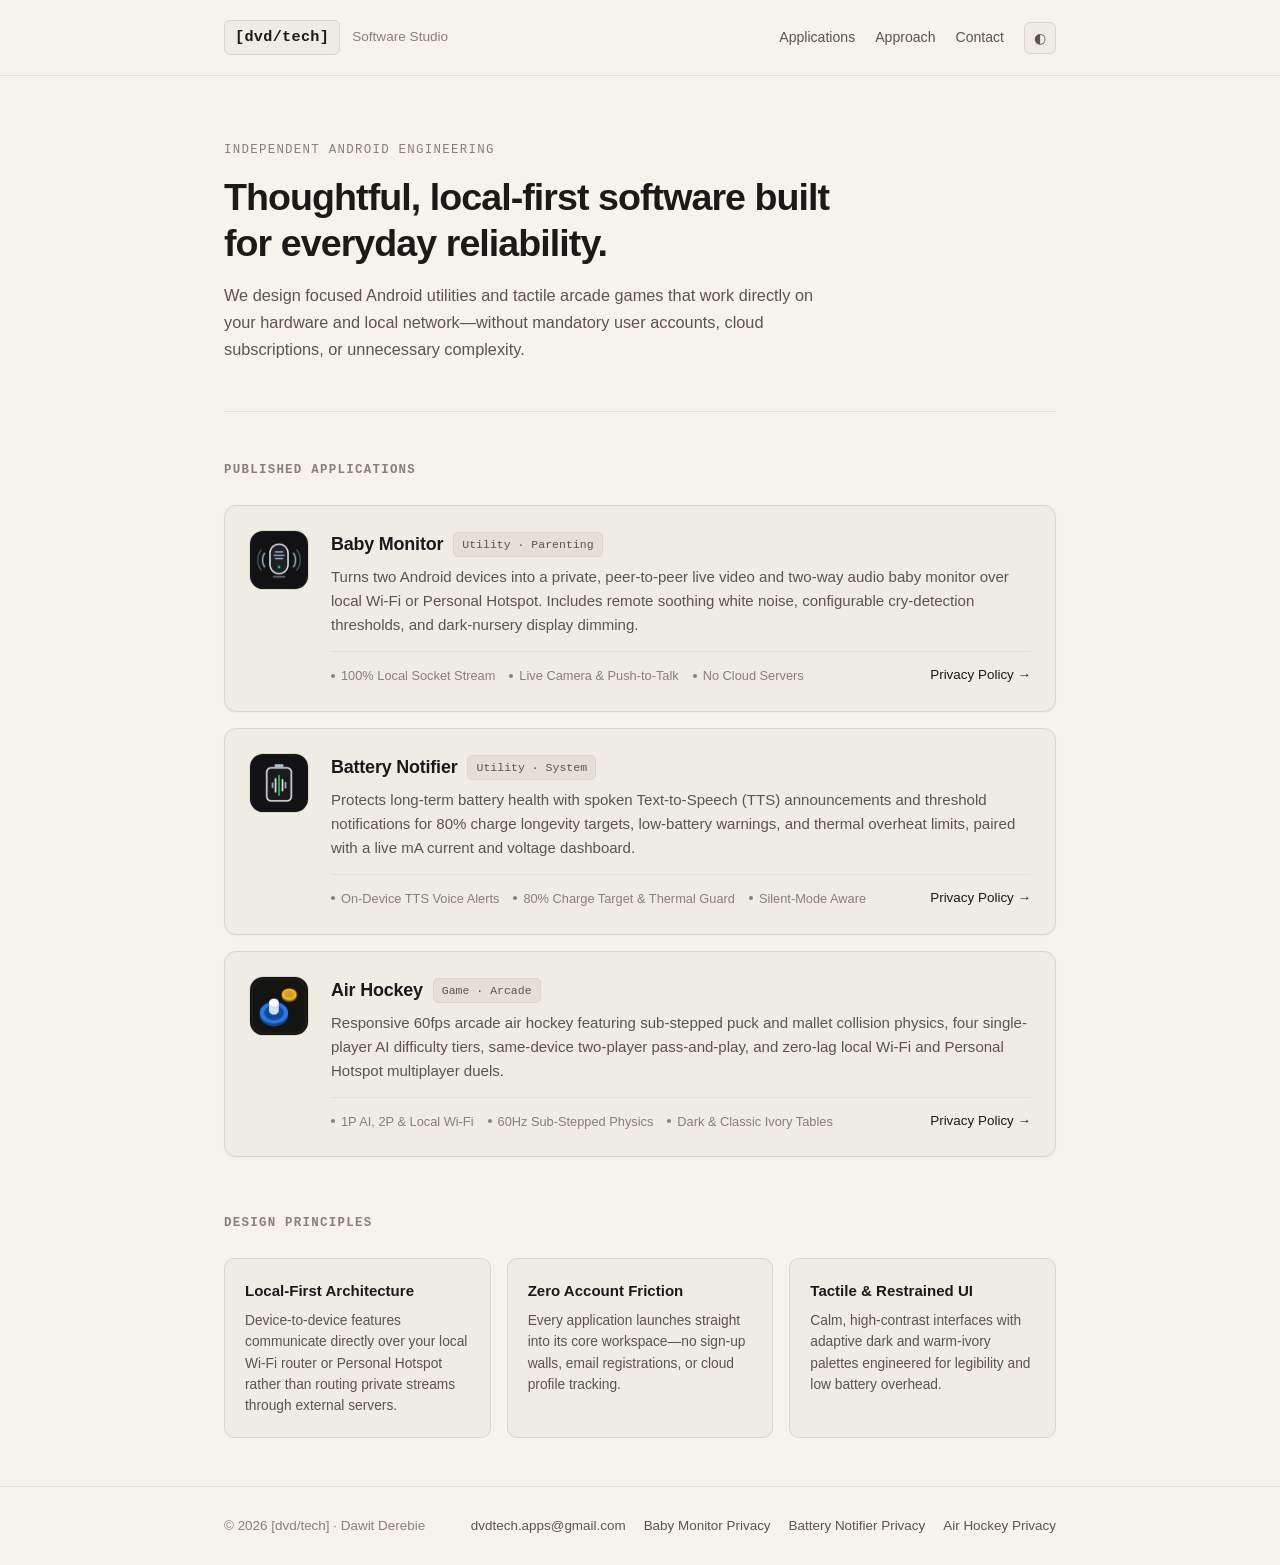
<file: index.html>
<!DOCTYPE html>
<html lang="en">
<head>
  <meta charset="UTF-8">
  <meta name="viewport" content="width=device-width, initial-scale=1.0">
  <title>[dvd/tech] — Independent Android Software Studio</title>
  <meta name="description" content="Thoughtful, local-first utilities and arcade games for Android by [dvd/tech].">
  <link rel="icon" type="image/svg+xml" href="/assets/favicon.svg">
  <link rel="stylesheet" href="/style.css">
  <script>
    (function() {
      var saved = localStorage.getItem('dvdtech_theme');
      if (saved === 'light' || saved === 'dark') {
        document.documentElement.setAttribute('data-theme', saved);
      } else if (window.matchMedia && window.matchMedia('(prefers-color-scheme: light)').matches) {
        document.documentElement.setAttribute('data-theme', 'light');
      }
    })();
    function toggleTheme() {
      var cur = document.documentElement.getAttribute('data-theme') === 'light' ? 'dark' : 'light';
      document.documentElement.setAttribute('data-theme', cur);
      localStorage.setItem('dvdtech_theme', cur);
    }
  </script>
</head>
<body>
  <header class="site-header">
    <div class="container header-inner">
      <a href="/" class="brand-link">
        <span class="brand-mark">[dvd/tech]</span>
        <span class="brand-sub">Software Studio</span>
      </a>
      <nav class="nav-actions">
        <a href="#applications" class="nav-link">Applications</a>
        <a href="#principles" class="nav-link">Approach</a>
        <a href="mailto:dvdtech.apps@gmail.com" class="nav-link">Contact</a>
        <button class="theme-btn" onclick="toggleTheme()" aria-label="Toggle color theme" title="Toggle Light/Dark Theme">&#9680;</button>
      </nav>
    </div>
  </header>

  <main class="container">
    <section class="hero">
      <div class="hero-eyebrow">Independent Android Engineering</div>
      <h1>Thoughtful, local-first software built for everyday reliability.</h1>
      <p>We design focused Android utilities and tactile arcade games that work directly on your hardware and local network—without mandatory user accounts, cloud subscriptions, or unnecessary complexity.</p>
    </section>

    <section id="applications" class="section">
      <div class="section-header">
        <span class="section-title">Published Applications</span>
      </div>

      <div class="app-list">
        <article class="app-card">
          <img class="app-icon" src="/assets/baby-monitor-icon.png" alt="Baby Monitor Icon">
          <div class="app-body">
            <div class="app-top">
              <div class="app-title-group">
                <h2 class="app-name">Baby Monitor</h2>
                <span class="app-tag">Utility &middot; Parenting</span>
              </div>
            </div>
            <p class="app-desc">Turns two Android devices into a private, peer-to-peer live video and two-way audio baby monitor over local Wi-Fi or Personal Hotspot. Includes remote soothing white noise, configurable cry-detection thresholds, and dark-nursery display dimming.</p>
            <div class="app-meta">
              <ul class="spec-list">
                <li>100% Local Socket Stream</li>
                <li>Live Camera &amp; Push-to-Talk</li>
                <li>No Cloud Servers</li>
              </ul>
              <a class="policy-link" href="/baby-monitor-privacy.html">Privacy Policy &rarr;</a>
            </div>
          </div>
        </article>

        <article class="app-card">
          <img class="app-icon" src="/assets/battery-notifier-icon.png" alt="Battery Notifier Icon">
          <div class="app-body">
            <div class="app-top">
              <div class="app-title-group">
                <h2 class="app-name">Battery Notifier</h2>
                <span class="app-tag">Utility &middot; System</span>
              </div>
            </div>
            <p class="app-desc">Protects long-term battery health with spoken Text-to-Speech (TTS) announcements and threshold notifications for 80% charge longevity targets, low-battery warnings, and thermal overheat limits, paired with a live mA current and voltage dashboard.</p>
            <div class="app-meta">
              <ul class="spec-list">
                <li>On-Device TTS Voice Alerts</li>
                <li>80% Charge Target &amp; Thermal Guard</li>
                <li>Silent-Mode Aware</li>
              </ul>
              <a class="policy-link" href="/battery-notifier-privacy.html">Privacy Policy &rarr;</a>
            </div>
          </div>
        </article>

        <article class="app-card">
          <img class="app-icon" src="/assets/air-hockey-icon.png" alt="Air Hockey Icon">
          <div class="app-body">
            <div class="app-top">
              <div class="app-title-group">
                <h2 class="app-name">Air Hockey</h2>
                <span class="app-tag">Game &middot; Arcade</span>
              </div>
            </div>
            <p class="app-desc">Responsive 60fps arcade air hockey featuring sub-stepped puck and mallet collision physics, four single-player AI difficulty tiers, same-device two-player pass-and-play, and zero-lag local Wi-Fi and Personal Hotspot multiplayer duels.</p>
            <div class="app-meta">
              <ul class="spec-list">
                <li>1P AI, 2P &amp; Local Wi-Fi</li>
                <li>60Hz Sub-Stepped Physics</li>
                <li>Dark &amp; Classic Ivory Tables</li>
              </ul>
              <a class="policy-link" href="/air-hockey-privacy.html">Privacy Policy &rarr;</a>
            </div>
          </div>
        </article>
      </div>
    </section>

    <section id="principles" class="section" style="padding-top: 8px;">
      <div class="section-header">
        <span class="section-title">Design Principles</span>
      </div>
      <div class="principles-grid">
        <div class="principle-card">
          <h3>Local-First Architecture</h3>
          <p>Device-to-device features communicate directly over your local Wi-Fi router or Personal Hotspot rather than routing private streams through external servers.</p>
        </div>
        <div class="principle-card">
          <h3>Zero Account Friction</h3>
          <p>Every application launches straight into its core workspace—no sign-up walls, email registrations, or cloud profile tracking.</p>
        </div>
        <div class="principle-card">
          <h3>Tactile &amp; Restrained UI</h3>
          <p>Calm, high-contrast interfaces with adaptive dark and warm-ivory palettes engineered for legibility and low battery overhead.</p>
        </div>
      </div>
    </section>
  </main>

  <footer class="site-footer">
    <div class="container footer-inner">
      <span>&copy; <span id="current-year">2026</span> [dvd/tech] &middot; Dawit Derebie</span>
      <div class="footer-links">
        <a href="mailto:dvdtech.apps@gmail.com">dvdtech.apps@gmail.com</a>
        <a href="/baby-monitor-privacy.html">Baby Monitor Privacy</a>
        <a href="/battery-notifier-privacy.html">Battery Notifier Privacy</a>
        <a href="/air-hockey-privacy.html">Air Hockey Privacy</a>
      </div>
    </div>
  </footer>
  <script>document.getElementById('current-year').textContent = new Date().getFullYear();</script>
</body>
</html>
</file>
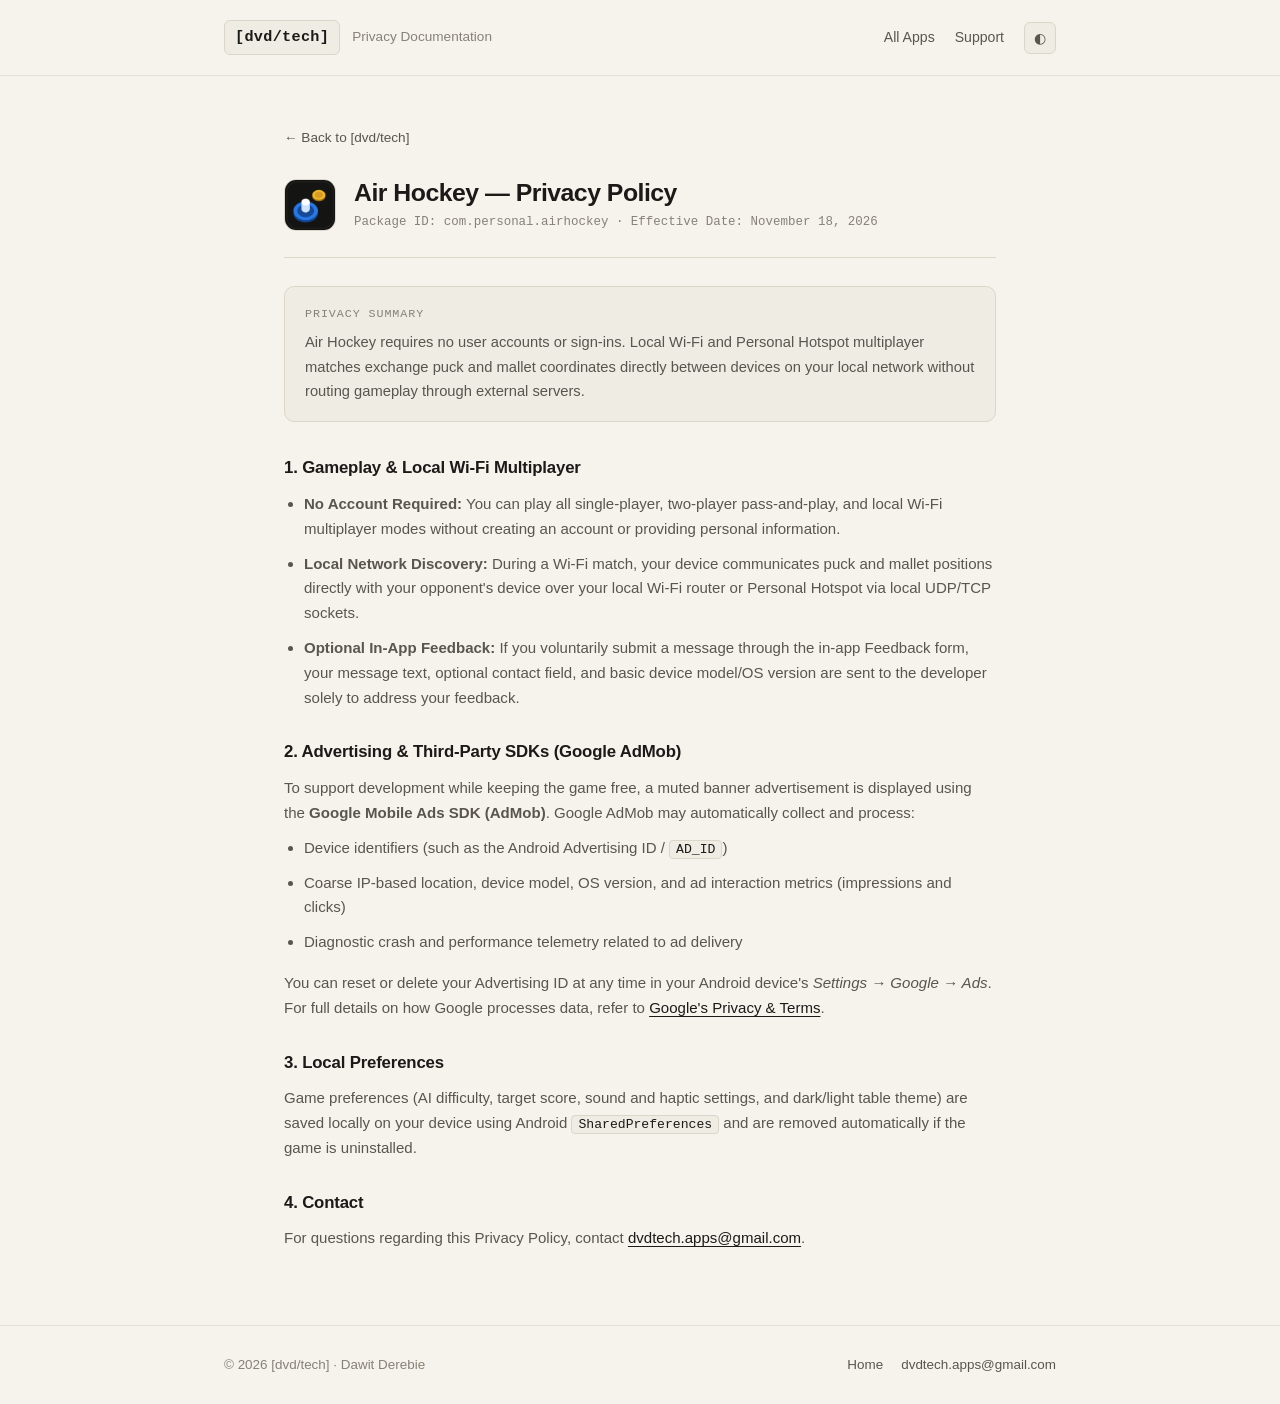
<file: air-hockey-privacy.html>
<!DOCTYPE html>
<html lang="en">
<head>
  <meta charset="UTF-8">
  <meta name="viewport" content="width=device-width, initial-scale=1.0">
  <title>Privacy Policy — Air Hockey · [dvd/tech]</title>
  <link rel="icon" type="image/svg+xml" href="/assets/favicon.svg">
  <link rel="stylesheet" href="/style.css">
  <script>
    (function() {
      var saved = localStorage.getItem('dvdtech_theme');
      if (saved === 'light' || saved === 'dark') {
        document.documentElement.setAttribute('data-theme', saved);
      } else if (window.matchMedia && window.matchMedia('(prefers-color-scheme: light)').matches) {
        document.documentElement.setAttribute('data-theme', 'light');
      }
    })();
    function toggleTheme() {
      var cur = document.documentElement.getAttribute('data-theme') === 'light' ? 'dark' : 'light';
      document.documentElement.setAttribute('data-theme', cur);
      localStorage.setItem('dvdtech_theme', cur);
    }
  </script>
</head>
<body>
  <header class="site-header">
    <div class="container header-inner">
      <a href="/" class="brand-link">
        <span class="brand-mark">[dvd/tech]</span>
        <span class="brand-sub">Privacy Documentation</span>
      </a>
      <nav class="nav-actions">
        <a href="/" class="nav-link">All Apps</a>
        <a href="mailto:dvdtech.apps@gmail.com" class="nav-link">Support</a>
        <button class="theme-btn" onclick="toggleTheme()" aria-label="Toggle color theme" title="Toggle Light/Dark Theme">&#9680;</button>
      </nav>
    </div>
  </header>

  <main class="container doc-wrapper">
    <a href="/" class="breadcrumb">&larr; Back to [dvd/tech]</a>

    <div class="doc-header">
      <img src="/assets/air-hockey-icon.png" alt="Air Hockey">
      <div>
        <h1>Air Hockey — Privacy Policy</h1>
        <div class="doc-sub">Package ID: com.personal.airhockey &middot; Effective Date: November 18, 2026</div>
      </div>
    </div>

    <div class="summary-box">
      <div class="summary-label">Privacy Summary</div>
      <p>Air Hockey requires no user accounts or sign-ins. Local Wi-Fi and Personal Hotspot multiplayer matches exchange puck and mallet coordinates directly between devices on your local network without routing gameplay through external servers.</p>
    </div>

    <div class="doc-content">
      <h2>1. Gameplay &amp; Local Wi-Fi Multiplayer</h2>
      <ul>
        <li><strong>No Account Required:</strong> You can play all single-player, two-player pass-and-play, and local Wi-Fi multiplayer modes without creating an account or providing personal information.</li>
        <li><strong>Local Network Discovery:</strong> During a Wi-Fi match, your device communicates puck and mallet positions directly with your opponent's device over your local Wi-Fi router or Personal Hotspot via local UDP/TCP sockets.</li>
        <li><strong>Optional In-App Feedback:</strong> If you voluntarily submit a message through the in-app Feedback form, your message text, optional contact field, and basic device model/OS version are sent to the developer solely to address your feedback.</li>
      </ul>

      <h2>2. Advertising &amp; Third-Party SDKs (Google AdMob)</h2>
      <p>To support development while keeping the game free, a muted banner advertisement is displayed using the <strong>Google Mobile Ads SDK (AdMob)</strong>. Google AdMob may automatically collect and process:</p>
      <ul>
        <li>Device identifiers (such as the Android Advertising ID / <code>AD_ID</code>)</li>
        <li>Coarse IP-based location, device model, OS version, and ad interaction metrics (impressions and clicks)</li>
        <li>Diagnostic crash and performance telemetry related to ad delivery</li>
      </ul>
      <p>You can reset or delete your Advertising ID at any time in your Android device's <em>Settings &rarr; Google &rarr; Ads</em>. For full details on how Google processes data, refer to <a href="https://policies.google.com/technologies/partner-sites" target="_blank" rel="noopener">Google's Privacy &amp; Terms</a>.</p>

      <h2>3. Local Preferences</h2>
      <p>Game preferences (AI difficulty, target score, sound and haptic settings, and dark/light table theme) are saved locally on your device using Android <code>SharedPreferences</code> and are removed automatically if the game is uninstalled.</p>

      <h2>4. Contact</h2>
      <p>For questions regarding this Privacy Policy, contact <a href="mailto:dvdtech.apps@gmail.com">dvdtech.apps@gmail.com</a>.</p>
    </div>
  </main>

  <footer class="site-footer">
    <div class="container footer-inner">
      <span>&copy; <span id="current-year">2026</span> [dvd/tech] &middot; Dawit Derebie</span>
      <div class="footer-links">
        <a href="/">Home</a>
        <a href="mailto:dvdtech.apps@gmail.com">dvdtech.apps@gmail.com</a>
      </div>
    </div>
  </footer>
  <script>document.getElementById('current-year').textContent = new Date().getFullYear();</script>
</body>
</html>
</file>
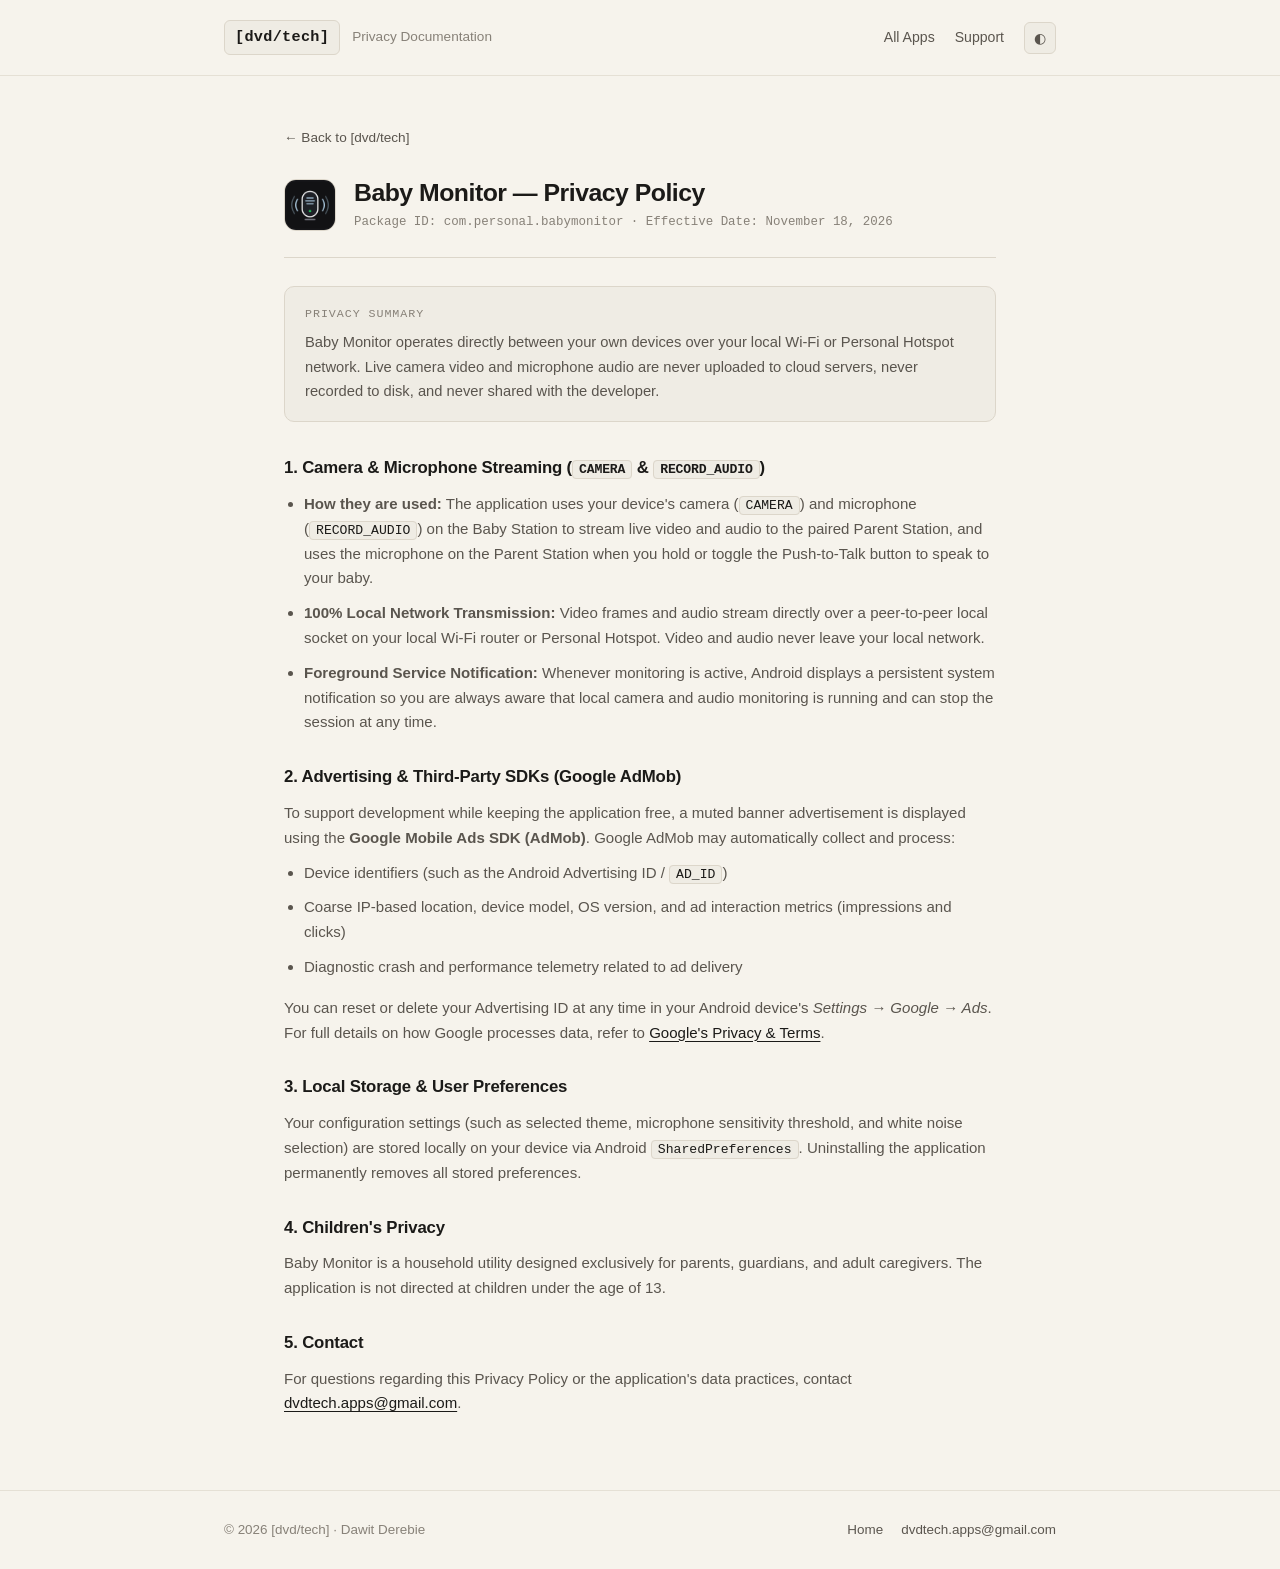
<file: baby-monitor-privacy.html>
<!DOCTYPE html>
<html lang="en">
<head>
  <meta charset="UTF-8">
  <meta name="viewport" content="width=device-width, initial-scale=1.0">
  <title>Privacy Policy — Baby Monitor · [dvd/tech]</title>
  <link rel="icon" type="image/svg+xml" href="/assets/favicon.svg">
  <link rel="stylesheet" href="/style.css">
  <script>
    (function() {
      var saved = localStorage.getItem('dvdtech_theme');
      if (saved === 'light' || saved === 'dark') {
        document.documentElement.setAttribute('data-theme', saved);
      } else if (window.matchMedia && window.matchMedia('(prefers-color-scheme: light)').matches) {
        document.documentElement.setAttribute('data-theme', 'light');
      }
    })();
    function toggleTheme() {
      var cur = document.documentElement.getAttribute('data-theme') === 'light' ? 'dark' : 'light';
      document.documentElement.setAttribute('data-theme', cur);
      localStorage.setItem('dvdtech_theme', cur);
    }
  </script>
</head>
<body>
  <header class="site-header">
    <div class="container header-inner">
      <a href="/" class="brand-link">
        <span class="brand-mark">[dvd/tech]</span>
        <span class="brand-sub">Privacy Documentation</span>
      </a>
      <nav class="nav-actions">
        <a href="/" class="nav-link">All Apps</a>
        <a href="mailto:dvdtech.apps@gmail.com" class="nav-link">Support</a>
        <button class="theme-btn" onclick="toggleTheme()" aria-label="Toggle color theme" title="Toggle Light/Dark Theme">&#9680;</button>
      </nav>
    </div>
  </header>

  <main class="container doc-wrapper">
    <a href="/" class="breadcrumb">&larr; Back to [dvd/tech]</a>

    <div class="doc-header">
      <img src="/assets/baby-monitor-icon.png" alt="Baby Monitor">
      <div>
        <h1>Baby Monitor — Privacy Policy</h1>
        <div class="doc-sub">Package ID: com.personal.babymonitor &middot; Effective Date: November 18, 2026</div>
      </div>
    </div>

    <div class="summary-box">
      <div class="summary-label">Privacy Summary</div>
      <p>Baby Monitor operates directly between your own devices over your local Wi-Fi or Personal Hotspot network. Live camera video and microphone audio are never uploaded to cloud servers, never recorded to disk, and never shared with the developer.</p>
    </div>

    <div class="doc-content">
      <h2>1. Camera &amp; Microphone Streaming (<code>CAMERA</code> &amp; <code>RECORD_AUDIO</code>)</h2>
      <ul>
        <li><strong>How they are used:</strong> The application uses your device's camera (<code>CAMERA</code>) and microphone (<code>RECORD_AUDIO</code>) on the Baby Station to stream live video and audio to the paired Parent Station, and uses the microphone on the Parent Station when you hold or toggle the Push-to-Talk button to speak to your baby.</li>
        <li><strong>100% Local Network Transmission:</strong> Video frames and audio stream directly over a peer-to-peer local socket on your local Wi-Fi router or Personal Hotspot. Video and audio never leave your local network.</li>
        <li><strong>Foreground Service Notification:</strong> Whenever monitoring is active, Android displays a persistent system notification so you are always aware that local camera and audio monitoring is running and can stop the session at any time.</li>
      </ul>

      <h2>2. Advertising &amp; Third-Party SDKs (Google AdMob)</h2>
      <p>To support development while keeping the application free, a muted banner advertisement is displayed using the <strong>Google Mobile Ads SDK (AdMob)</strong>. Google AdMob may automatically collect and process:</p>
      <ul>
        <li>Device identifiers (such as the Android Advertising ID / <code>AD_ID</code>)</li>
        <li>Coarse IP-based location, device model, OS version, and ad interaction metrics (impressions and clicks)</li>
        <li>Diagnostic crash and performance telemetry related to ad delivery</li>
      </ul>
      <p>You can reset or delete your Advertising ID at any time in your Android device's <em>Settings &rarr; Google &rarr; Ads</em>. For full details on how Google processes data, refer to <a href="https://policies.google.com/technologies/partner-sites" target="_blank" rel="noopener">Google's Privacy &amp; Terms</a>.</p>

      <h2>3. Local Storage &amp; User Preferences</h2>
      <p>Your configuration settings (such as selected theme, microphone sensitivity threshold, and white noise selection) are stored locally on your device via Android <code>SharedPreferences</code>. Uninstalling the application permanently removes all stored preferences.</p>

      <h2>4. Children's Privacy</h2>
      <p>Baby Monitor is a household utility designed exclusively for parents, guardians, and adult caregivers. The application is not directed at children under the age of 13.</p>

      <h2>5. Contact</h2>
      <p>For questions regarding this Privacy Policy or the application's data practices, contact <a href="mailto:dvdtech.apps@gmail.com">dvdtech.apps@gmail.com</a>.</p>
    </div>
  </main>

  <footer class="site-footer">
    <div class="container footer-inner">
      <span>&copy; <span id="current-year">2026</span> [dvd/tech] &middot; Dawit Derebie</span>
      <div class="footer-links">
        <a href="/">Home</a>
        <a href="mailto:dvdtech.apps@gmail.com">dvdtech.apps@gmail.com</a>
      </div>
    </div>
  </footer>
  <script>document.getElementById('current-year').textContent = new Date().getFullYear();</script>
</body>
</html>
</file>
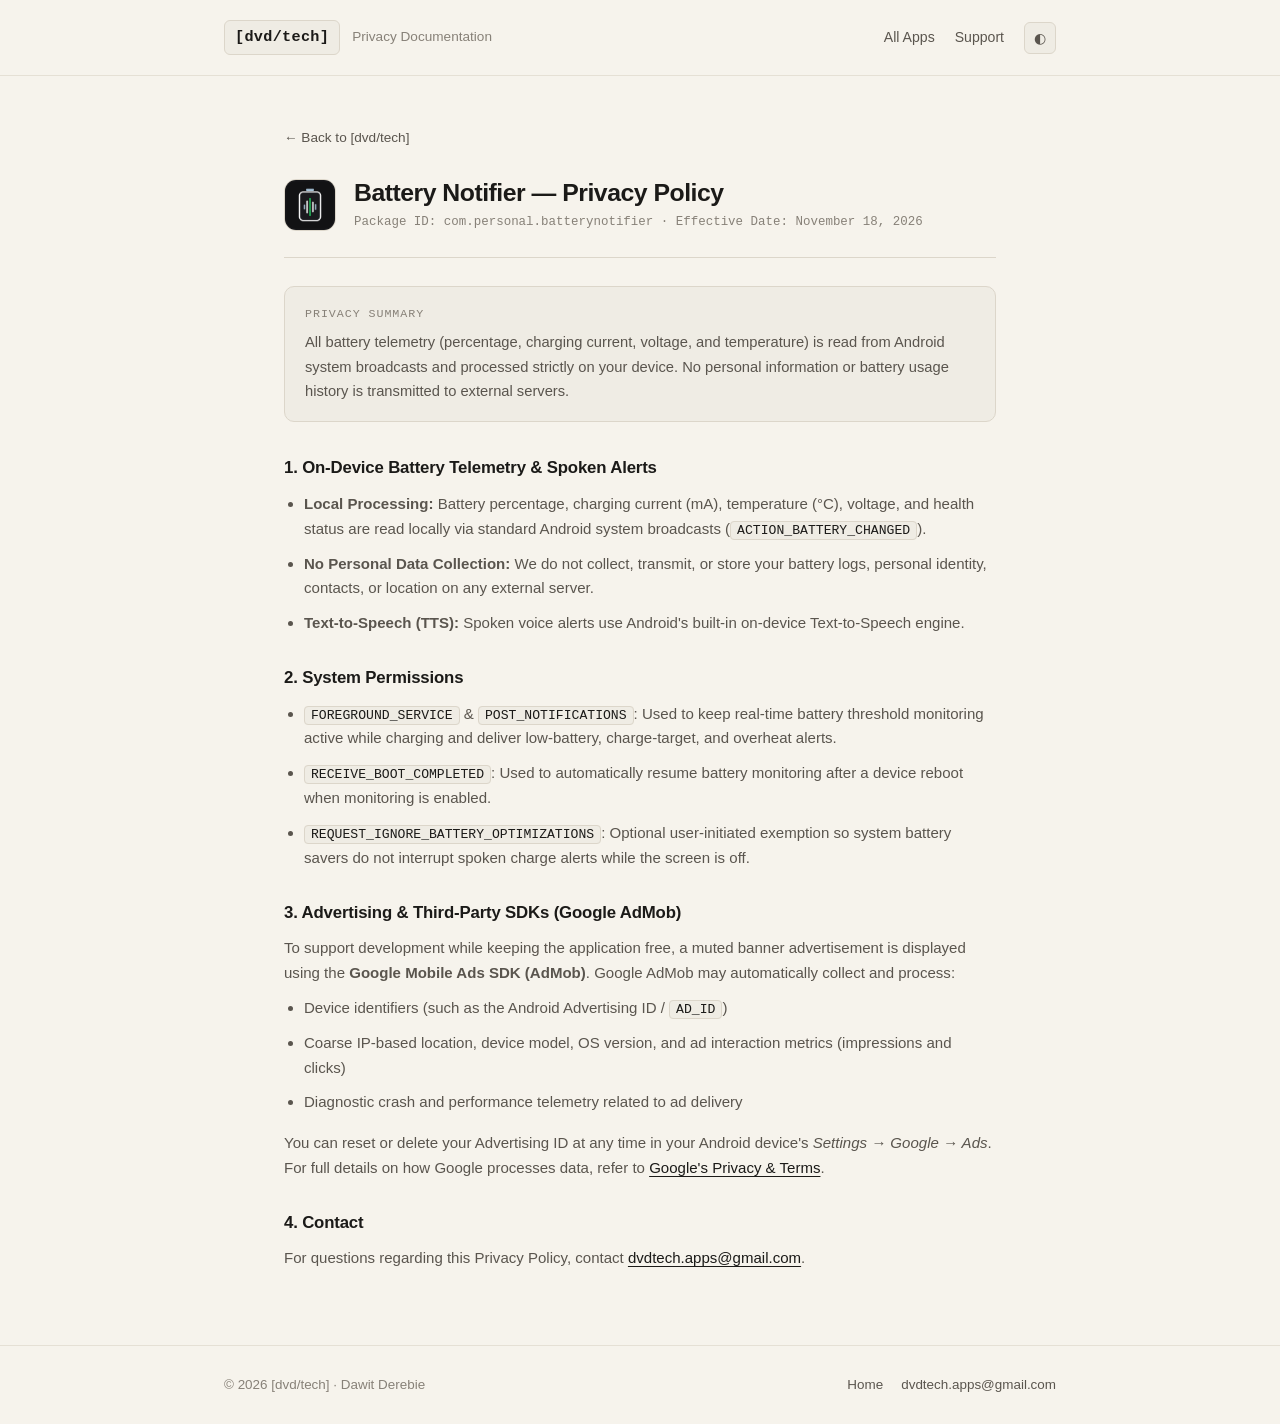
<file: battery-notifier-privacy.html>
<!DOCTYPE html>
<html lang="en">
<head>
  <meta charset="UTF-8">
  <meta name="viewport" content="width=device-width, initial-scale=1.0">
  <title>Privacy Policy — Battery Notifier · [dvd/tech]</title>
  <link rel="icon" type="image/svg+xml" href="/assets/favicon.svg">
  <link rel="stylesheet" href="/style.css">
  <script>
    (function() {
      var saved = localStorage.getItem('dvdtech_theme');
      if (saved === 'light' || saved === 'dark') {
        document.documentElement.setAttribute('data-theme', saved);
      } else if (window.matchMedia && window.matchMedia('(prefers-color-scheme: light)').matches) {
        document.documentElement.setAttribute('data-theme', 'light');
      }
    })();
    function toggleTheme() {
      var cur = document.documentElement.getAttribute('data-theme') === 'light' ? 'dark' : 'light';
      document.documentElement.setAttribute('data-theme', cur);
      localStorage.setItem('dvdtech_theme', cur);
    }
  </script>
</head>
<body>
  <header class="site-header">
    <div class="container header-inner">
      <a href="/" class="brand-link">
        <span class="brand-mark">[dvd/tech]</span>
        <span class="brand-sub">Privacy Documentation</span>
      </a>
      <nav class="nav-actions">
        <a href="/" class="nav-link">All Apps</a>
        <a href="mailto:dvdtech.apps@gmail.com" class="nav-link">Support</a>
        <button class="theme-btn" onclick="toggleTheme()" aria-label="Toggle color theme" title="Toggle Light/Dark Theme">&#9680;</button>
      </nav>
    </div>
  </header>

  <main class="container doc-wrapper">
    <a href="/" class="breadcrumb">&larr; Back to [dvd/tech]</a>

    <div class="doc-header">
      <img src="/assets/battery-notifier-icon.png" alt="Battery Notifier">
      <div>
        <h1>Battery Notifier — Privacy Policy</h1>
        <div class="doc-sub">Package ID: com.personal.batterynotifier &middot; Effective Date: November 18, 2026</div>
      </div>
    </div>

    <div class="summary-box">
      <div class="summary-label">Privacy Summary</div>
      <p>All battery telemetry (percentage, charging current, voltage, and temperature) is read from Android system broadcasts and processed strictly on your device. No personal information or battery usage history is transmitted to external servers.</p>
    </div>

    <div class="doc-content">
      <h2>1. On-Device Battery Telemetry &amp; Spoken Alerts</h2>
      <ul>
        <li><strong>Local Processing:</strong> Battery percentage, charging current (mA), temperature (°C), voltage, and health status are read locally via standard Android system broadcasts (<code>ACTION_BATTERY_CHANGED</code>).</li>
        <li><strong>No Personal Data Collection:</strong> We do not collect, transmit, or store your battery logs, personal identity, contacts, or location on any external server.</li>
        <li><strong>Text-to-Speech (TTS):</strong> Spoken voice alerts use Android's built-in on-device Text-to-Speech engine.</li>
      </ul>

      <h2>2. System Permissions</h2>
      <ul>
        <li><code>FOREGROUND_SERVICE</code> &amp; <code>POST_NOTIFICATIONS</code>: Used to keep real-time battery threshold monitoring active while charging and deliver low-battery, charge-target, and overheat alerts.</li>
        <li><code>RECEIVE_BOOT_COMPLETED</code>: Used to automatically resume battery monitoring after a device reboot when monitoring is enabled.</li>
        <li><code>REQUEST_IGNORE_BATTERY_OPTIMIZATIONS</code>: Optional user-initiated exemption so system battery savers do not interrupt spoken charge alerts while the screen is off.</li>
      </ul>

      <h2>3. Advertising &amp; Third-Party SDKs (Google AdMob)</h2>
      <p>To support development while keeping the application free, a muted banner advertisement is displayed using the <strong>Google Mobile Ads SDK (AdMob)</strong>. Google AdMob may automatically collect and process:</p>
      <ul>
        <li>Device identifiers (such as the Android Advertising ID / <code>AD_ID</code>)</li>
        <li>Coarse IP-based location, device model, OS version, and ad interaction metrics (impressions and clicks)</li>
        <li>Diagnostic crash and performance telemetry related to ad delivery</li>
      </ul>
      <p>You can reset or delete your Advertising ID at any time in your Android device's <em>Settings &rarr; Google &rarr; Ads</em>. For full details on how Google processes data, refer to <a href="https://policies.google.com/technologies/partner-sites" target="_blank" rel="noopener">Google's Privacy &amp; Terms</a>.</p>

      <h2>4. Contact</h2>
      <p>For questions regarding this Privacy Policy, contact <a href="mailto:dvdtech.apps@gmail.com">dvdtech.apps@gmail.com</a>.</p>
    </div>
  </main>

  <footer class="site-footer">
    <div class="container footer-inner">
      <span>&copy; <span id="current-year">2026</span> [dvd/tech] &middot; Dawit Derebie</span>
      <div class="footer-links">
        <a href="/">Home</a>
        <a href="mailto:dvdtech.apps@gmail.com">dvdtech.apps@gmail.com</a>
      </div>
    </div>
  </footer>
  <script>document.getElementById('current-year').textContent = new Date().getFullYear();</script>
</body>
</html>
</file>
<file: style.css>
:root {
  --bg: #111110;
  --surface: #181715;
  --surface-hover: #1E1D1A;
  --border: #282623;
  --border-subtle: #201E1C;
  --text: #ECE7DF;
  --text-secondary: #A69F95;
  --text-muted: #706B63;
  --accent: #C87A4B;
  --badge-bg: #211F1C;
  --shadow: 0 1px 2px rgba(0, 0, 0, 0.35);
}

[data-theme="light"] {
  --bg: #F6F3EC;
  --surface: #EFECE4;
  --surface-hover: #E8E4DA;
  --border: #DCD6CA;
  --border-subtle: #E5E0D5;
  --text: #1B1A18;
  --text-secondary: #5A554E;
  --text-muted: #878178;
  --accent: #B56535;
  --badge-bg: #E5E0D5;
  --shadow: 0 1px 2px rgba(0, 0, 0, 0.04);
}

* {
  box-sizing: border-box;
  margin: 0;
  padding: 0;
}

html {
  font-size: 16px;
  -webkit-font-smoothing: antialiased;
  -moz-osx-font-smoothing: grayscale;
  scroll-behavior: smooth;
}

body {
  font-family: -apple-system, BlinkMacSystemFont, "Inter", "Segoe UI", Roboto, Helvetica, Arial, sans-serif;
  background-color: var(--bg);
  color: var(--text);
  line-height: 1.65;
  min-height: 100vh;
  display: flex;
  flex-direction: column;
  transition: background-color 0.2s ease, color 0.2s ease;
}

.container {
  width: 100%;
  max-width: 880px;
  margin: 0 auto;
  padding: 0 24px;
}

/* Header & Navigation */
.site-header {
  border-bottom: 1px solid var(--border-subtle);
  padding: 20px 0;
}

.header-inner {
  display: flex;
  align-items: center;
  justify-content: space-between;
  gap: 16px;
}

.brand-link {
  display: inline-flex;
  align-items: center;
  gap: 12px;
  text-decoration: none;
  color: var(--text);
}

.brand-mark {
  font-family: ui-monospace, "SF Mono", SFMono-Regular, Menlo, Consolas, monospace;
  font-size: 0.95rem;
  font-weight: 600;
  letter-spacing: 0.02em;
  color: var(--text);
  padding: 4px 10px;
  background: var(--surface);
  border: 1px solid var(--border);
  border-radius: 6px;
}

.brand-sub {
  font-size: 0.85rem;
  color: var(--text-muted);
  font-weight: 500;
}

.nav-actions {
  display: flex;
  align-items: center;
  gap: 20px;
}

.nav-link {
  color: var(--text-secondary);
  text-decoration: none;
  font-size: 0.88rem;
  font-weight: 500;
  transition: color 0.15s ease;
}

.nav-link:hover {
  color: var(--text);
}

.theme-btn {
  background: var(--surface);
  border: 1px solid var(--border);
  color: var(--text-secondary);
  width: 32px;
  height: 32px;
  border-radius: 6px;
  cursor: pointer;
  display: inline-flex;
  align-items: center;
  justify-content: center;
  font-size: 0.85rem;
  transition: border-color 0.15s ease, color 0.15s ease;
}

.theme-btn:hover {
  color: var(--text);
  border-color: var(--text-muted);
}

/* Hero Section */
.hero {
  padding: 64px 0 48px;
  border-bottom: 1px solid var(--border-subtle);
}

.hero-eyebrow {
  font-family: ui-monospace, "SF Mono", SFMono-Regular, Menlo, monospace;
  font-size: 0.78rem;
  text-transform: uppercase;
  letter-spacing: 0.1em;
  color: var(--text-muted);
  margin-bottom: 14px;
}

.hero h1 {
  font-size: clamp(1.75rem, 3.5vw, 2.35rem);
  font-weight: 650;
  letter-spacing: -0.025em;
  line-height: 1.22;
  color: var(--text);
  max-width: 640px;
  margin-bottom: 16px;
}

.hero p {
  font-size: 1.02rem;
  color: var(--text-secondary);
  max-width: 600px;
  line-height: 1.65;
}

/* Section Headers */
.section {
  padding: 48px 0;
}

.section-header {
  display: flex;
  align-items: baseline;
  justify-content: space-between;
  margin-bottom: 24px;
}

.section-title {
  font-family: ui-monospace, "SF Mono", SFMono-Regular, Menlo, monospace;
  font-size: 0.78rem;
  text-transform: uppercase;
  letter-spacing: 0.1em;
  color: var(--text-muted);
  font-weight: 600;
}

/* App Cards */
.app-list {
  display: flex;
  flex-direction: column;
  gap: 16px;
}

.app-card {
  background: var(--surface);
  border: 1px solid var(--border);
  border-radius: 12px;
  padding: 24px;
  display: flex;
  gap: 22px;
  align-items: flex-start;
  box-shadow: var(--shadow);
  transition: border-color 0.15s ease, background-color 0.15s ease;
}

.app-card:hover {
  background: var(--surface-hover);
}

.app-icon {
  width: 60px;
  height: 60px;
  border-radius: 14px;
  flex-shrink: 0;
  border: 1px solid var(--border);
  object-fit: cover;
}

.app-body {
  flex: 1;
  min-width: 0;
}

.app-top {
  display: flex;
  align-items: center;
  justify-content: space-between;
  gap: 12px;
  flex-wrap: wrap;
  margin-bottom: 6px;
}

.app-title-group {
  display: flex;
  align-items: center;
  gap: 10px;
}

.app-name {
  font-size: 1.12rem;
  font-weight: 620;
  letter-spacing: -0.01em;
  color: var(--text);
}

.app-tag {
  font-family: ui-monospace, "SF Mono", SFMono-Regular, Menlo, monospace;
  font-size: 0.72rem;
  color: var(--text-secondary);
  background: var(--badge-bg);
  border: 1px solid var(--border);
  padding: 2px 8px;
  border-radius: 5px;
}

.app-desc {
  font-size: 0.94rem;
  color: var(--text-secondary);
  margin-bottom: 14px;
  line-height: 1.6;
}

.app-meta {
  display: flex;
  align-items: center;
  justify-content: space-between;
  flex-wrap: wrap;
  gap: 12px;
  padding-top: 12px;
  border-top: 1px solid var(--border-subtle);
}

.spec-list {
  display: flex;
  flex-wrap: wrap;
  gap: 14px;
  list-style: none;
}

.spec-list li {
  font-size: 0.8rem;
  color: var(--text-muted);
  display: inline-flex;
  align-items: center;
  gap: 6px;
}

.spec-list li::before {
  content: "";
  width: 4px;
  height: 4px;
  border-radius: 50%;
  background: var(--text-muted);
}

.policy-link {
  font-size: 0.84rem;
  font-weight: 500;
  color: var(--text);
  text-decoration: none;
  display: inline-flex;
  align-items: center;
  gap: 4px;
  transition: color 0.15s ease;
}

.policy-link:hover {
  color: var(--accent);
}

/* Principles Grid */
.principles-grid {
  display: grid;
  grid-template-columns: repeat(auto-fit, minmax(240px, 1fr));
  gap: 16px;
}

.principle-card {
  background: var(--surface);
  border: 1px solid var(--border);
  border-radius: 10px;
  padding: 20px;
}

.principle-card h3 {
  font-size: 0.94rem;
  font-weight: 600;
  margin-bottom: 6px;
  color: var(--text);
}

.principle-card p {
  font-size: 0.86rem;
  color: var(--text-secondary);
  line-height: 1.55;
}

/* Legal / Privacy Document Layout */
.doc-wrapper {
  max-width: 760px;
  padding-top: 48px;
  padding-bottom: 64px;
}

.breadcrumb {
  display: inline-flex;
  align-items: center;
  gap: 6px;
  font-size: 0.85rem;
  color: var(--text-secondary);
  text-decoration: none;
  margin-bottom: 28px;
}

.breadcrumb:hover {
  color: var(--text);
}

.doc-header {
  display: flex;
  align-items: center;
  gap: 18px;
  padding-bottom: 24px;
  margin-bottom: 28px;
  border-bottom: 1px solid var(--border);
}

.doc-header img {
  width: 52px;
  height: 52px;
  border-radius: 12px;
  border: 1px solid var(--border);
}

.doc-header h1 {
  font-size: 1.55rem;
  font-weight: 650;
  letter-spacing: -0.02em;
  line-height: 1.25;
}

.doc-sub {
  font-family: ui-monospace, "SF Mono", SFMono-Regular, Menlo, monospace;
  font-size: 0.78rem;
  color: var(--text-muted);
  margin-top: 4px;
}

.summary-box {
  background: var(--surface);
  border: 1px solid var(--border);
  border-radius: 10px;
  padding: 18px 20px;
  margin-bottom: 32px;
}

.summary-box .summary-label {
  font-family: ui-monospace, "SF Mono", SFMono-Regular, Menlo, monospace;
  font-size: 0.73rem;
  text-transform: uppercase;
  letter-spacing: 0.08em;
  color: var(--text-muted);
  margin-bottom: 6px;
}

.summary-box p {
  font-size: 0.92rem;
  color: var(--text-secondary);
  margin: 0;
}

.doc-content h2 {
  font-size: 1.05rem;
  font-weight: 620;
  color: var(--text);
  margin: 28px 0 10px;
  letter-spacing: -0.01em;
}

.doc-content p,
.doc-content li {
  font-size: 0.94rem;
  color: var(--text-secondary);
  margin-bottom: 10px;
}

.doc-content ul {
  padding-left: 20px;
  margin-bottom: 16px;
}

.doc-content code {
  font-family: ui-monospace, "SF Mono", SFMono-Regular, Menlo, monospace;
  font-size: 0.82rem;
  background: var(--surface);
  border: 1px solid var(--border);
  padding: 1px 6px;
  border-radius: 4px;
  color: var(--text);
}

.doc-content a {
  color: var(--text);
  text-decoration: underline;
  text-underline-offset: 3px;
}

/* Footer */
.site-footer {
  margin-top: auto;
  border-top: 1px solid var(--border-subtle);
  padding: 28px 0;
}

.footer-inner {
  display: flex;
  align-items: center;
  justify-content: space-between;
  flex-wrap: wrap;
  gap: 12px;
  font-size: 0.84rem;
  color: var(--text-muted);
}

.footer-links {
  display: flex;
  flex-wrap: wrap;
  gap: 12px 18px;
}

.footer-links a {
  color: var(--text-secondary);
  text-decoration: none;
}

.footer-links a:hover {
  color: var(--text);
}

.doc-content {
  overflow-wrap: break-word;
  word-break: break-word;
}

@media (max-width: 720px) {
  .container { padding: 0 18px; }
  .hero { padding: 44px 0 36px; }
  .section { padding: 36px 0; }
  .app-card { padding: 20px; gap: 16px; }
  .principles-grid { grid-template-columns: 1fr; }
  .footer-inner { flex-direction: column; align-items: flex-start; gap: 14px; }
}

@media (max-width: 540px) {
  .site-header { padding: 14px 0; }
  .header-inner { gap: 10px; }
  .brand-sub { display: none; }
  .nav-actions { gap: 12px; }
  .nav-link { font-size: 0.82rem; }
  .hero { padding: 32px 0 28px; }
  .hero h1 { font-size: 1.55rem; }
  .hero p { font-size: 0.94rem; }
  .app-card { flex-direction: column; gap: 14px; padding: 18px; }
  .app-icon { width: 52px; height: 52px; }
  .app-meta { flex-direction: column; align-items: flex-start; gap: 10px; }
  .spec-list { gap: 8px 12px; }
  .doc-wrapper { padding-top: 32px; padding-bottom: 48px; }
  .doc-header { flex-direction: column; align-items: flex-start; gap: 12px; padding-bottom: 18px; }
  .doc-header h1 { font-size: 1.32rem; }
  .summary-box { padding: 14px 16px; }
}

@media (max-width: 380px) {
  .container { padding: 0 14px; }
  .nav-actions { gap: 10px; }
  .brand-mark { font-size: 0.86rem; padding: 3px 8px; }
  .app-title-group { flex-direction: column; align-items: flex-start; gap: 6px; }
}
</file>
